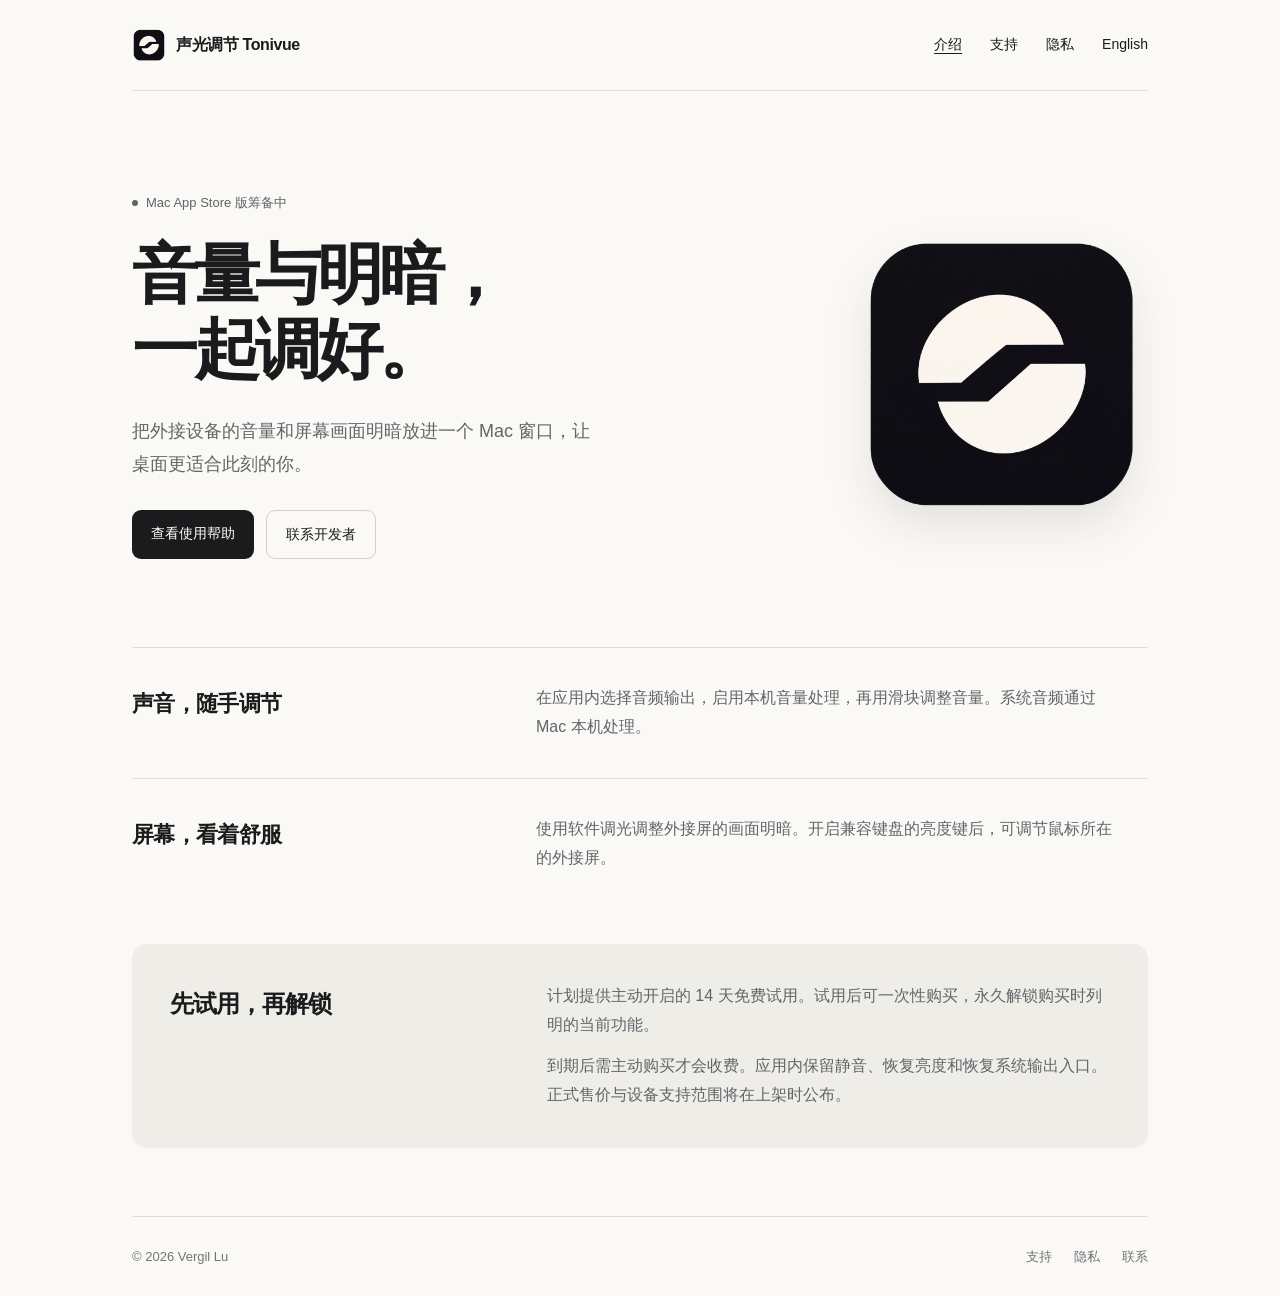
<file: index.html>
<!doctype html>
<html lang="zh-CN">
  <head>
    <meta charset="utf-8">
    <meta name="viewport" content="width=device-width,initial-scale=1">
    <meta name="description" content="声光调节 Tonivue 的产品说明、使用支持与隐私政策。">
    <title>声光调节 · Tonivue</title>
    <link rel="icon" href="icon.png">
    <link rel="stylesheet" href="style.css">
  </head>
  <body>
    <div class="shell">
      <header>
        <a class="brand" href="index.html">
          <img src="icon.png" alt="" width="34" height="34">声光调节 Tonivue</a>
          <nav aria-label="导航">
            <a href="index.html" aria-current="page">介绍</a>
            <a href="support.html">支持</a>
            <a href="privacy.html">隐私</a>
            <a href="en-index.html" lang="en">English</a>
          </nav>
        </header>
        <main>
          <section class="hero">
            <div>
              <span class="status">Mac App Store 版筹备中</span>
              <h1>音量与明暗，<br>一起调好。</h1>
              <p>把外接设备的音量和屏幕画面明暗放进一个 Mac 窗口，让桌面更适合此刻的你。</p>
              <div class="actions">
                <a class="button" href="support.html">查看使用帮助</a>
                <a class="button secondary" href="mailto:vergilluw@gmail.com">联系开发者</a>
              </div>
            </div>
            <img src="icon.png" alt="声光调节应用图标" width="292" height="292">
          </section>
          <section class="feature">
            <h2>声音，随手调节</h2>
            <p>在应用内选择音频输出，启用本机音量处理，再用滑块调整音量。系统音频通过 Mac 本机处理。</p>
          </section>
          <section class="feature">
            <h2>屏幕，看着舒服</h2>
            <p>使用软件调光调整外接屏的画面明暗。开启兼容键盘的亮度键后，可调节鼠标所在的外接屏。</p>
          </section>
          <section class="purchase">
            <h2>先试用，再解锁</h2>
            <div>
              <p>计划提供主动开启的 14 天免费试用。试用后可一次性购买，永久解锁购买时列明的当前功能。</p>
              <p>到期后需主动购买才会收费。应用内保留静音、恢复亮度和恢复系统输出入口。正式售价与设备支持范围将在上架时公布。</p>
            </div>
          </section>
        </main>
        <footer>
          <span>© 2026 Vergil Lu</span>
          <div>
            <a href="support.html">支持</a>
            <a href="privacy.html">隐私</a>
            <a href="mailto:vergilluw@gmail.com">联系</a>
          </div>
        </footer>
      </div>
    </body>
  </html>
</file>
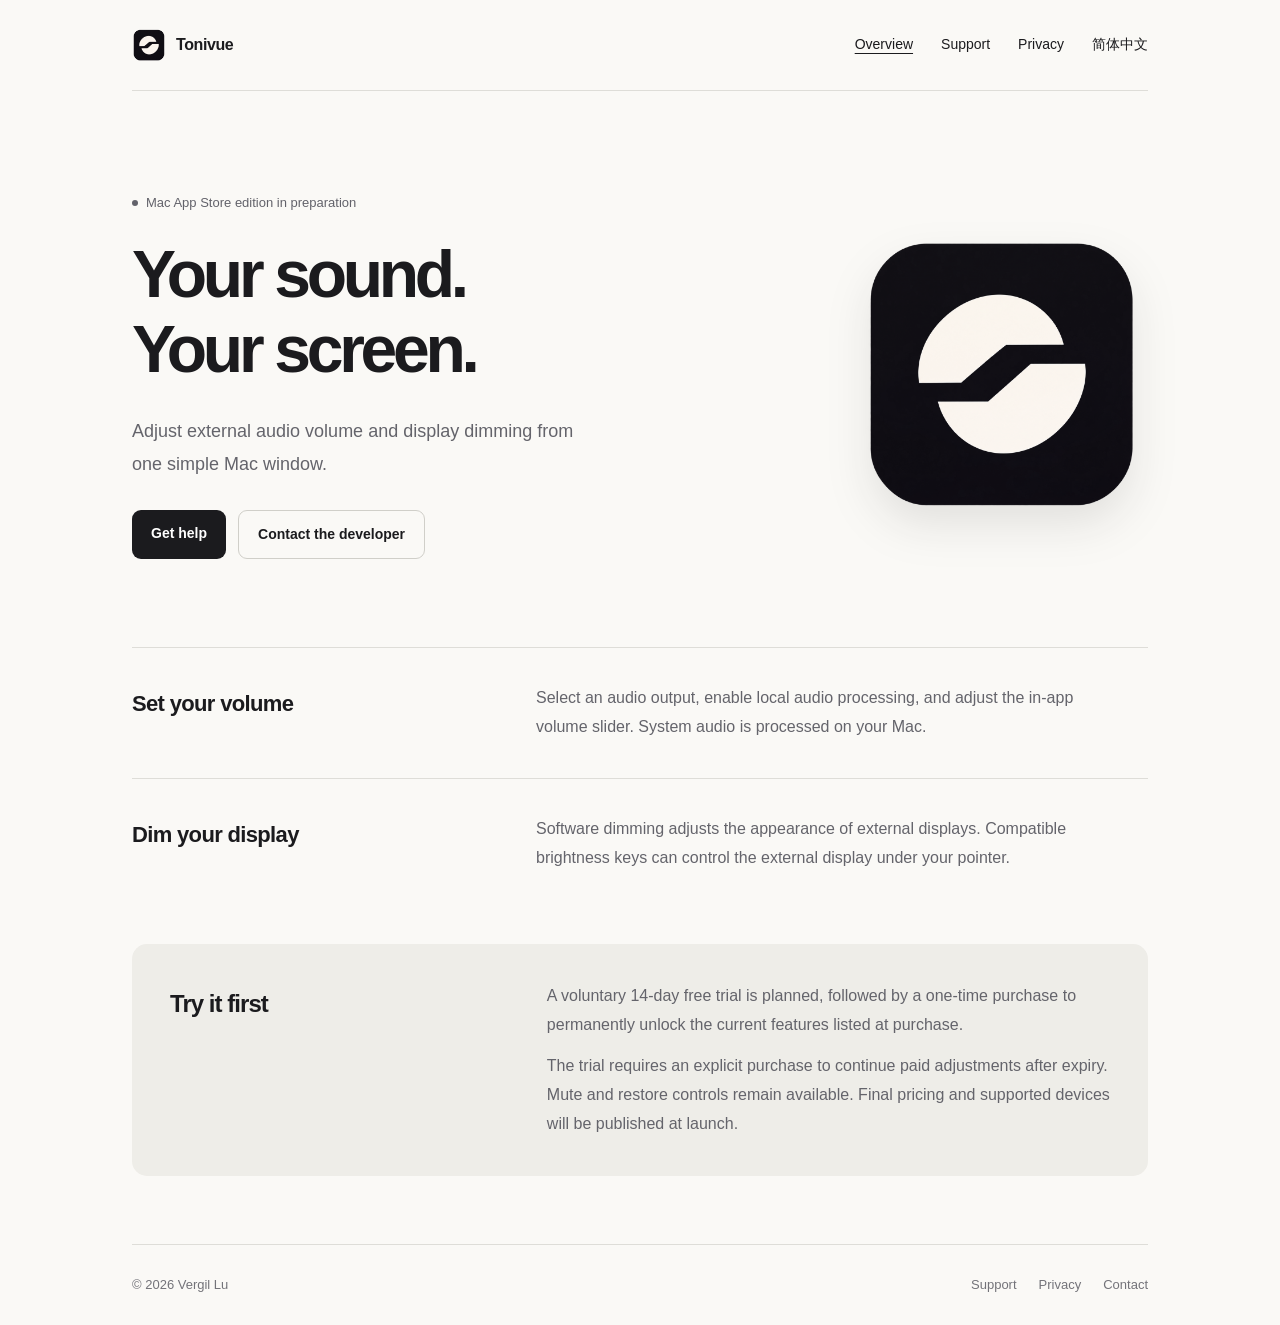
<file: en-index.html>
<!doctype html>
<html lang="en">
  <head>
    <meta charset="utf-8">
    <meta name="viewport" content="width=device-width,initial-scale=1">
    <meta name="description" content="Tonivue for Mac. External audio volume and display dimming, with support and privacy information.">
    <title>Sound and display control · Tonivue</title>
    <link rel="icon" href="icon.png">
    <link rel="stylesheet" href="style.css">
  </head>
  <body>
    <div class="shell">
      <header>
        <a class="brand" href="en-index.html">
          <img src="icon.png" alt="" width="34" height="34">Tonivue</a>
          <nav aria-label="Navigation">
            <a href="en-index.html" aria-current="page">Overview</a>
            <a href="en-support.html">Support</a>
            <a href="en-privacy.html">Privacy</a>
            <a href="index.html" lang="zh-CN">简体中文</a>
          </nav>
        </header>
        <main>
          <section class="hero">
            <div>
              <span class="status">Mac App Store edition in preparation</span>
              <h1>Your sound.<br>Your screen.</h1>
              <p>Adjust external audio volume and display dimming from one simple Mac window.</p>
              <div class="actions">
                <a class="button" href="en-support.html">Get help</a>
                <a class="button secondary" href="mailto:vergilluw@gmail.com">Contact the developer</a>
              </div>
            </div>
            <img src="icon.png" alt="Tonivue app icon" width="292" height="292">
          </section>
          <section class="feature">
            <h2>Set your volume</h2>
            <p>Select an audio output, enable local audio processing, and adjust the in-app volume slider. System audio is processed on your Mac.</p>
          </section>
          <section class="feature">
            <h2>Dim your display</h2>
            <p>Software dimming adjusts the appearance of external displays. Compatible brightness keys can control the external display under your pointer.</p>
          </section>
          <section class="purchase">
            <h2>Try it first</h2>
            <div>
              <p>A voluntary 14-day free trial is planned, followed by a one-time purchase to permanently unlock the current features listed at purchase.</p>
              <p>The trial requires an explicit purchase to continue paid adjustments after expiry. Mute and restore controls remain available. Final pricing and supported devices will be published at launch.</p>
            </div>
          </section>
        </main>
        <footer>
          <span>© 2026 Vergil Lu</span>
          <div>
            <a href="en-support.html">Support</a>
            <a href="en-privacy.html">Privacy</a>
            <a href="mailto:vergilluw@gmail.com">Contact</a>
          </div>
        </footer>
      </div>
    </body>
  </html>
</file>
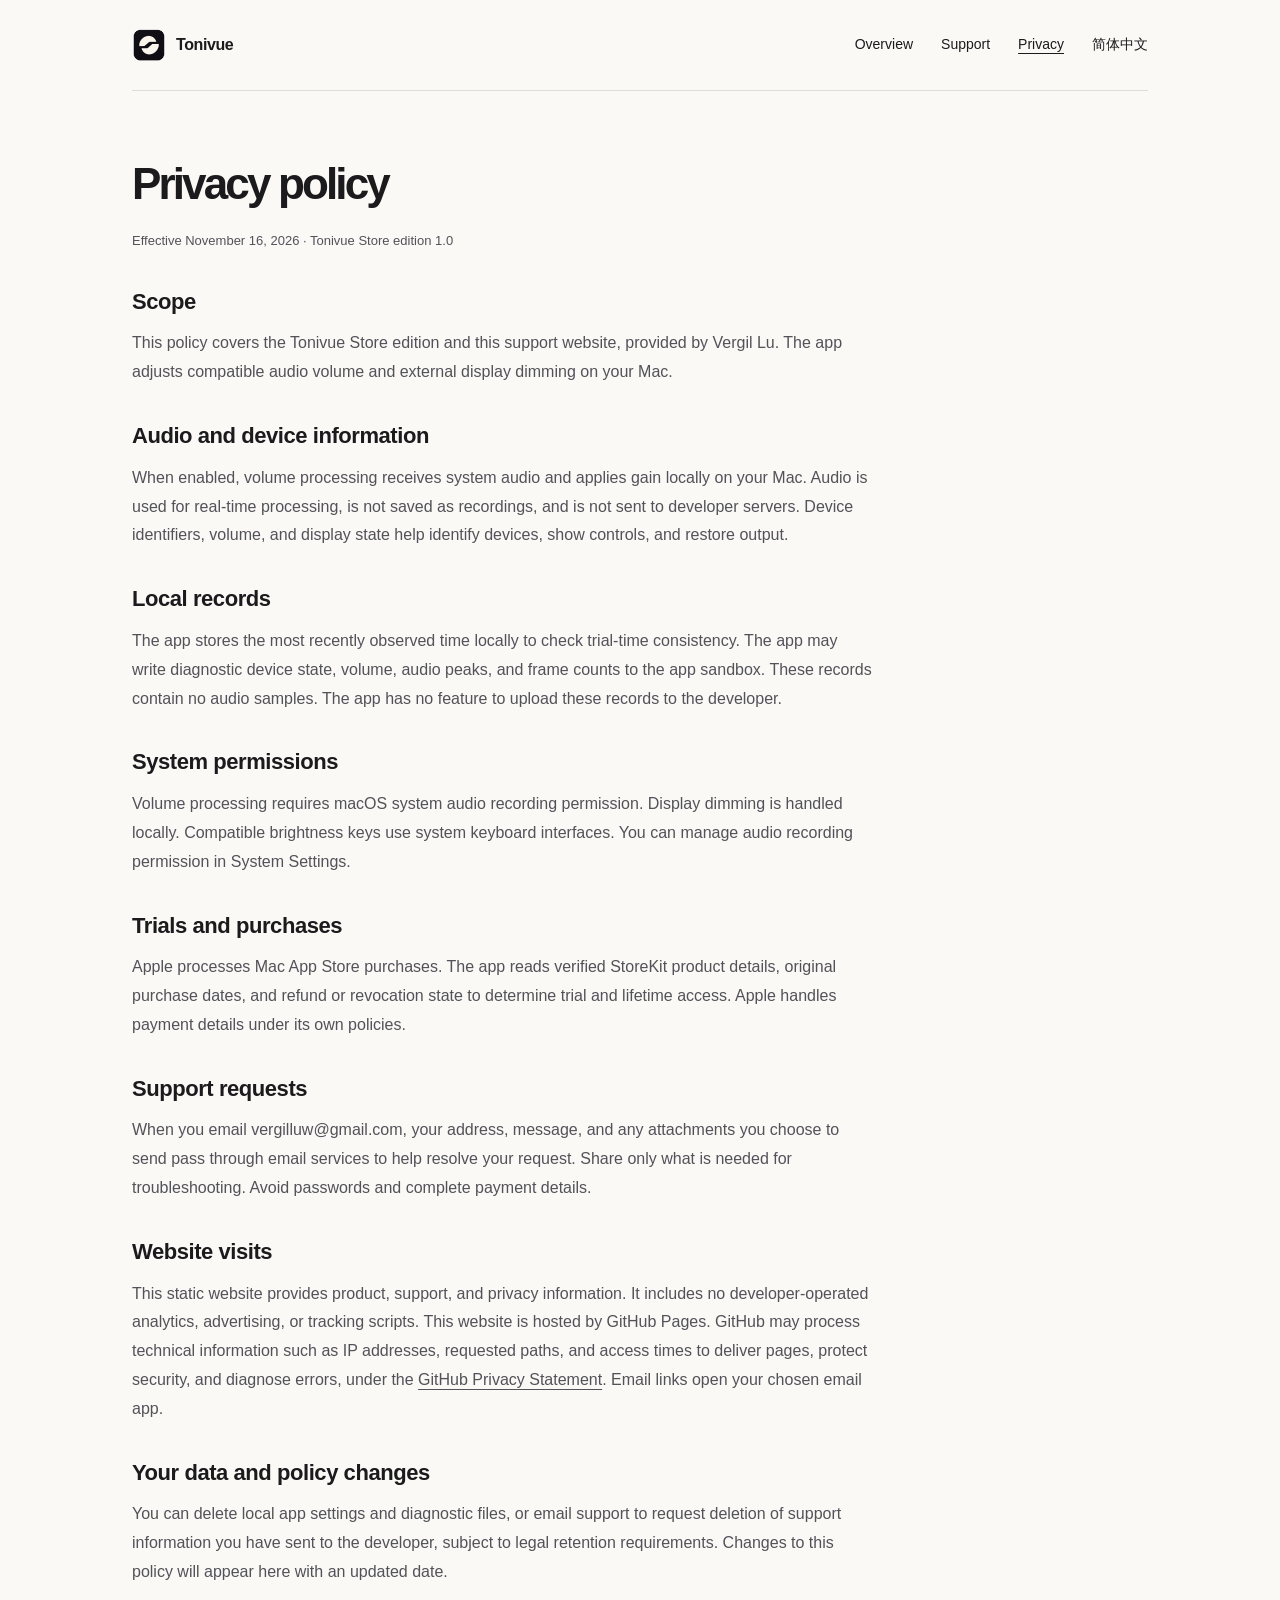
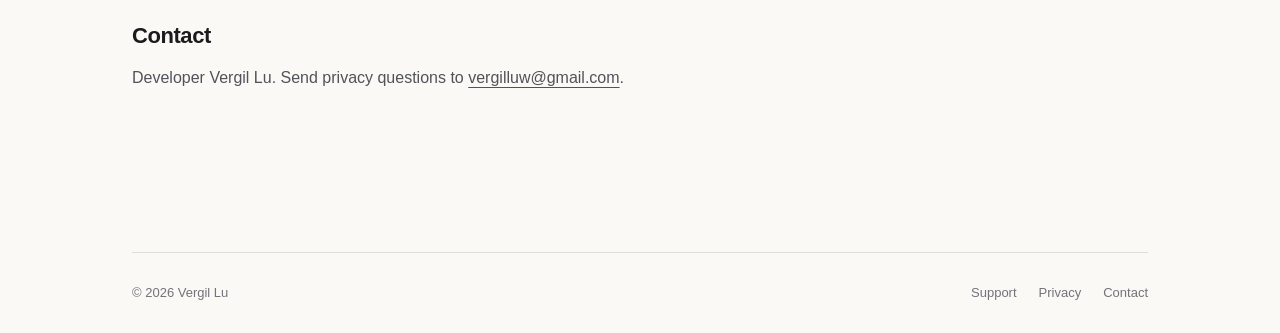
<file: en-privacy.html>
<!doctype html>
<html lang="en">
  <head>
    <meta charset="utf-8">
    <meta name="viewport" content="width=device-width,initial-scale=1">
    <meta name="description" content="How Tonivue handles audio, purchases, and support information.">
    <title>Privacy policy · Tonivue</title>
    <link rel="icon" href="icon.png">
    <link rel="stylesheet" href="style.css">
  </head>
  <body>
    <div class="shell">
      <header>
        <a class="brand" href="en-index.html">
          <img src="icon.png" alt="" width="34" height="34">Tonivue</a>
          <nav aria-label="Navigation">
            <a href="en-index.html">Overview</a>
            <a href="en-support.html">Support</a>
            <a href="en-privacy.html" aria-current="page">Privacy</a>
            <a href="privacy.html" lang="zh-CN">简体中文</a>
          </nav>
        </header>
        <main>
          <article class="document">
            <h1>Privacy policy</h1>
            <p class="date">Effective November 16, 2026 · Tonivue Store edition 1.0</p>
            <section>
              <h2>Scope</h2>
              <p>This policy covers the Tonivue Store edition and this support website, provided by Vergil Lu. The app adjusts compatible audio volume and external display dimming on your Mac.</p>
            </section>
            <section>
              <h2>Audio and device information</h2>
              <p>When enabled, volume processing receives system audio and applies gain locally on your Mac. Audio is used for real-time processing, is not saved as recordings, and is not sent to developer servers. Device identifiers, volume, and display state help identify devices, show controls, and restore output.</p>
            </section>
            <section>
              <h2>Local records</h2>
              <p>The app stores the most recently observed time locally to check trial-time consistency. The app may write diagnostic device state, volume, audio peaks, and frame counts to the app sandbox. These records contain no audio samples. The app has no feature to upload these records to the developer.</p>
            </section>
            <section>
              <h2>System permissions</h2>
              <p>Volume processing requires macOS system audio recording permission. Display dimming is handled locally. Compatible brightness keys use system keyboard interfaces. You can manage audio recording permission in System Settings.</p>
            </section>
            <section>
              <h2>Trials and purchases</h2>
              <p>Apple processes Mac App Store purchases. The app reads verified StoreKit product details, original purchase dates, and refund or revocation state to determine trial and lifetime access. Apple handles payment details under its own policies.</p>
            </section>
            <section>
              <h2>Support requests</h2>
              <p>When you email vergilluw@gmail.com, your address, message, and any attachments you choose to send pass through email services to help resolve your request. Share only what is needed for troubleshooting. Avoid passwords and complete payment details.</p>
            </section>
            <section>
              <h2>Website visits</h2>
              <p>This static website provides product, support, and privacy information. It includes no developer-operated analytics, advertising, or tracking scripts. This website is hosted by GitHub Pages. GitHub may process technical information such as IP addresses, requested paths, and access times to deliver pages, protect security, and diagnose errors, under the <a href="https://docs.github.com/en/site-policy/privacy-policies/github-general-privacy-statement">GitHub Privacy Statement</a>. Email links open your chosen email app.</p>
            </section>
            <section>
              <h2>Your data and policy changes</h2>
              <p>You can delete local app settings and diagnostic files, or email support to request deletion of support information you have sent to the developer, subject to legal retention requirements. Changes to this policy will appear here with an updated date.</p>
            </section>
            <section>
              <h2>Contact</h2>
              <p>Developer Vergil Lu. Send privacy questions to <a href="mailto:vergilluw@gmail.com">vergilluw@gmail.com</a>.</p>
            </section>
          </article>
        </main>
        <footer>
          <span>© 2026 Vergil Lu</span>
          <div>
            <a href="en-support.html">Support</a>
            <a href="en-privacy.html">Privacy</a>
            <a href="mailto:vergilluw@gmail.com">Contact</a>
          </div>
        </footer>
      </div>
    </body>
  </html>
</file>
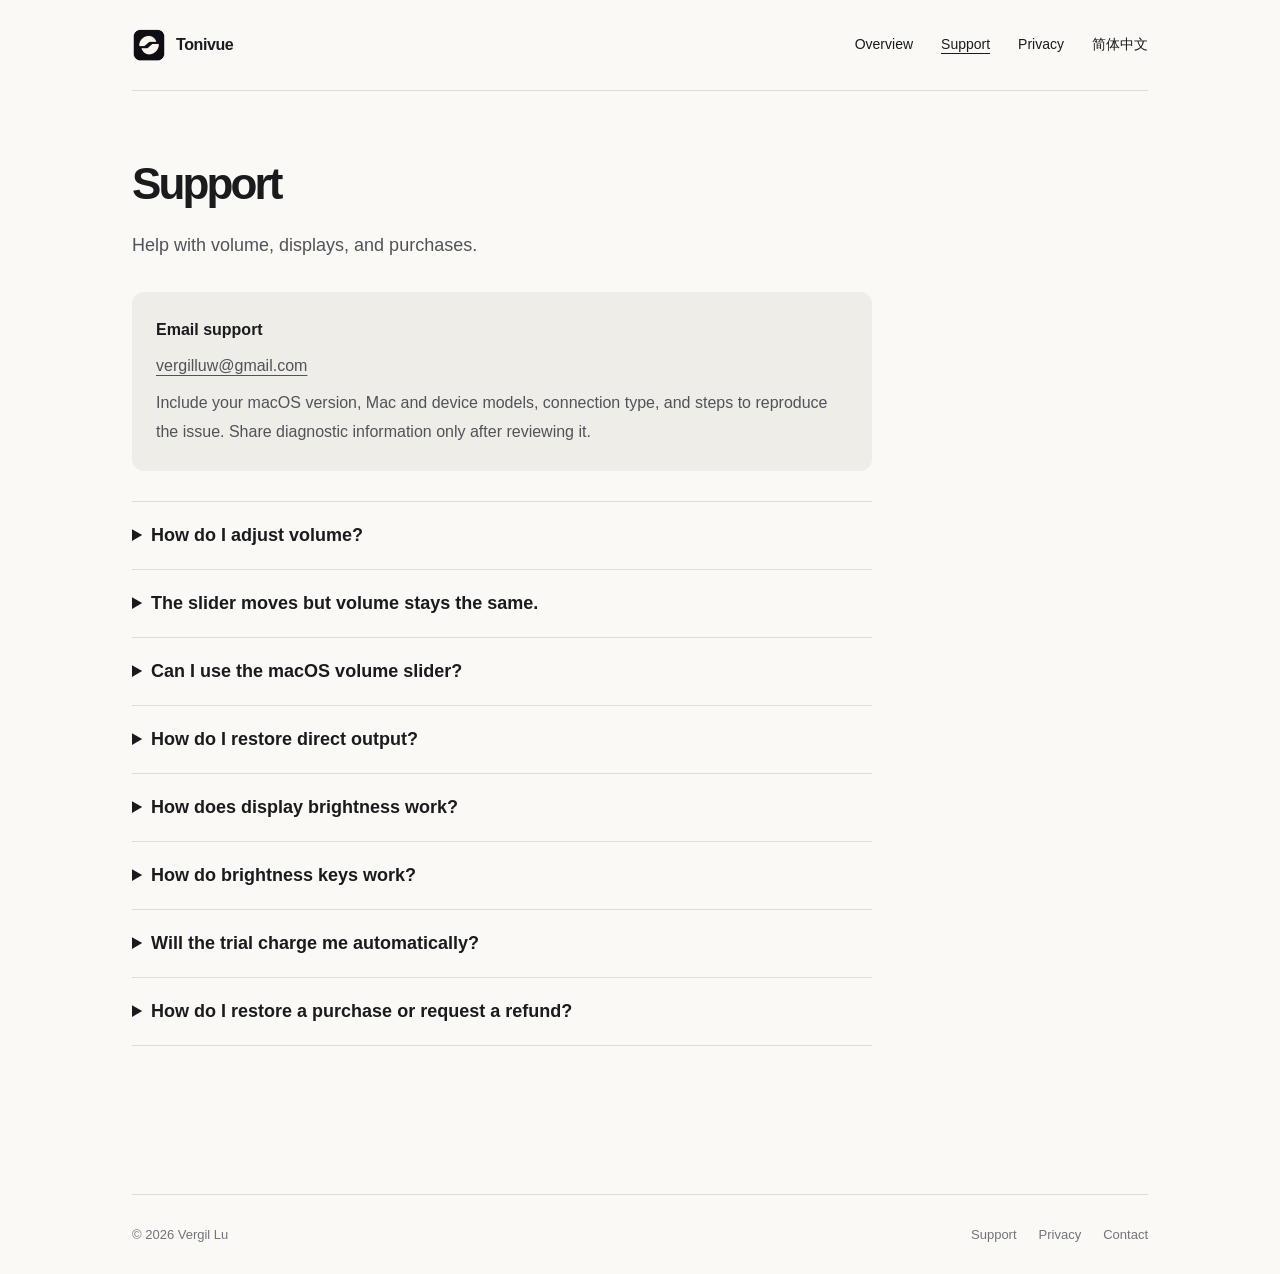
<file: en-support.html>
<!doctype html>
<html lang="en">
  <head>
    <meta charset="utf-8">
    <meta name="viewport" content="width=device-width,initial-scale=1">
    <meta name="description" content="Help with volume, displays, and purchases.">
    <title>Support · Tonivue</title>
    <link rel="icon" href="icon.png">
    <link rel="stylesheet" href="style.css">
  </head>
  <body>
    <div class="shell">
      <header>
        <a class="brand" href="en-index.html">
          <img src="icon.png" alt="" width="34" height="34">Tonivue</a>
          <nav aria-label="Navigation">
            <a href="en-index.html">Overview</a>
            <a href="en-support.html" aria-current="page">Support</a>
            <a href="en-privacy.html">Privacy</a>
            <a href="support.html" lang="zh-CN">简体中文</a>
          </nav>
        </header>
        <main>
          <article class="document">
            <h1>Support</h1>
            <p class="lead">Help with volume, displays, and purchases.</p>
            <div class="contact">
              <strong>Email support</strong>
              <p>
                <a href="mailto:vergilluw@gmail.com">vergilluw@gmail.com</a>
              </p>
              <p>Include your macOS version, Mac and device models, connection type, and steps to reproduce the issue. Share diagnostic information only after reviewing it.</p>
            </div>
            <details>
              <summary>How do I adjust volume?</summary>
              <p>Select an output, start your trial or restore a purchase, then enable local audio processing. Allow system audio recording when macOS asks. Use the volume slider in the app.</p>
            </details>
            <details>
              <summary>The slider moves but volume stays the same.</summary>
              <p>Check that processing is enabled, the system default output matches your selected physical output, and the player uses the system default output. Check audio recording permission in System Settings under Privacy & Security. Temporarily quit other utilities that automatically change your output. The current engine requires matching sample rates and Float32 stereo audio. Other formats may not start.</p>
            </details>
            <details>
              <summary>Can I use the macOS volume slider?</summary>
              <p>The Store edition uses its own volume slider. macOS may still show HDMI or DisplayPort volume as unavailable. Open Tonivue to adjust it.</p>
            </details>
            <details>
              <summary>How do I restore direct output?</summary>
              <p>Pause playback or lower the volume in your player first. Select the option to restore direct system output and confirm. The device or player returns to its original volume, which may be louder.</p>
            </details>
            <details>
              <summary>How does display brightness work?</summary>
              <p>Software dimming changes the appearance of an external display. Hardware backlight remains controlled by the display itself. Use Restore Brightness to restore the image.</p>
            </details>
            <details>
              <summary>How do brightness keys work?</summary>
              <p>Enable compatible brightness keys in the app and move your pointer to the target external display. The Fn combination depends on your keyboard mode and macOS function-key settings. If a key is not recognized, use the in-app slider and email support with your keyboard model.</p>
            </details>
            <details>
              <summary>Will the trial charge me automatically?</summary>
              <p>You start the trial explicitly. It lasts 14 consecutive days. After expiry, a one-time purchase is required for new paid adjustments. Restoring the trial with the same Apple Account preserves the original start date.</p>
            </details>
            <details>
              <summary>How do I restore a purchase or request a refund?</summary>
              <p>Open the trial and lifetime purchase window and choose Restore Purchases using your original Apple Account. Apple handles refund requests at <a href="https://reportaproblem.apple.com/">Report a Problem</a>.</p>
            </details>
          </article>
        </main>
        <footer>
          <span>© 2026 Vergil Lu</span>
          <div>
            <a href="en-support.html">Support</a>
            <a href="en-privacy.html">Privacy</a>
            <a href="mailto:vergilluw@gmail.com">Contact</a>
          </div>
        </footer>
      </div>
    </body>
  </html>
</file>
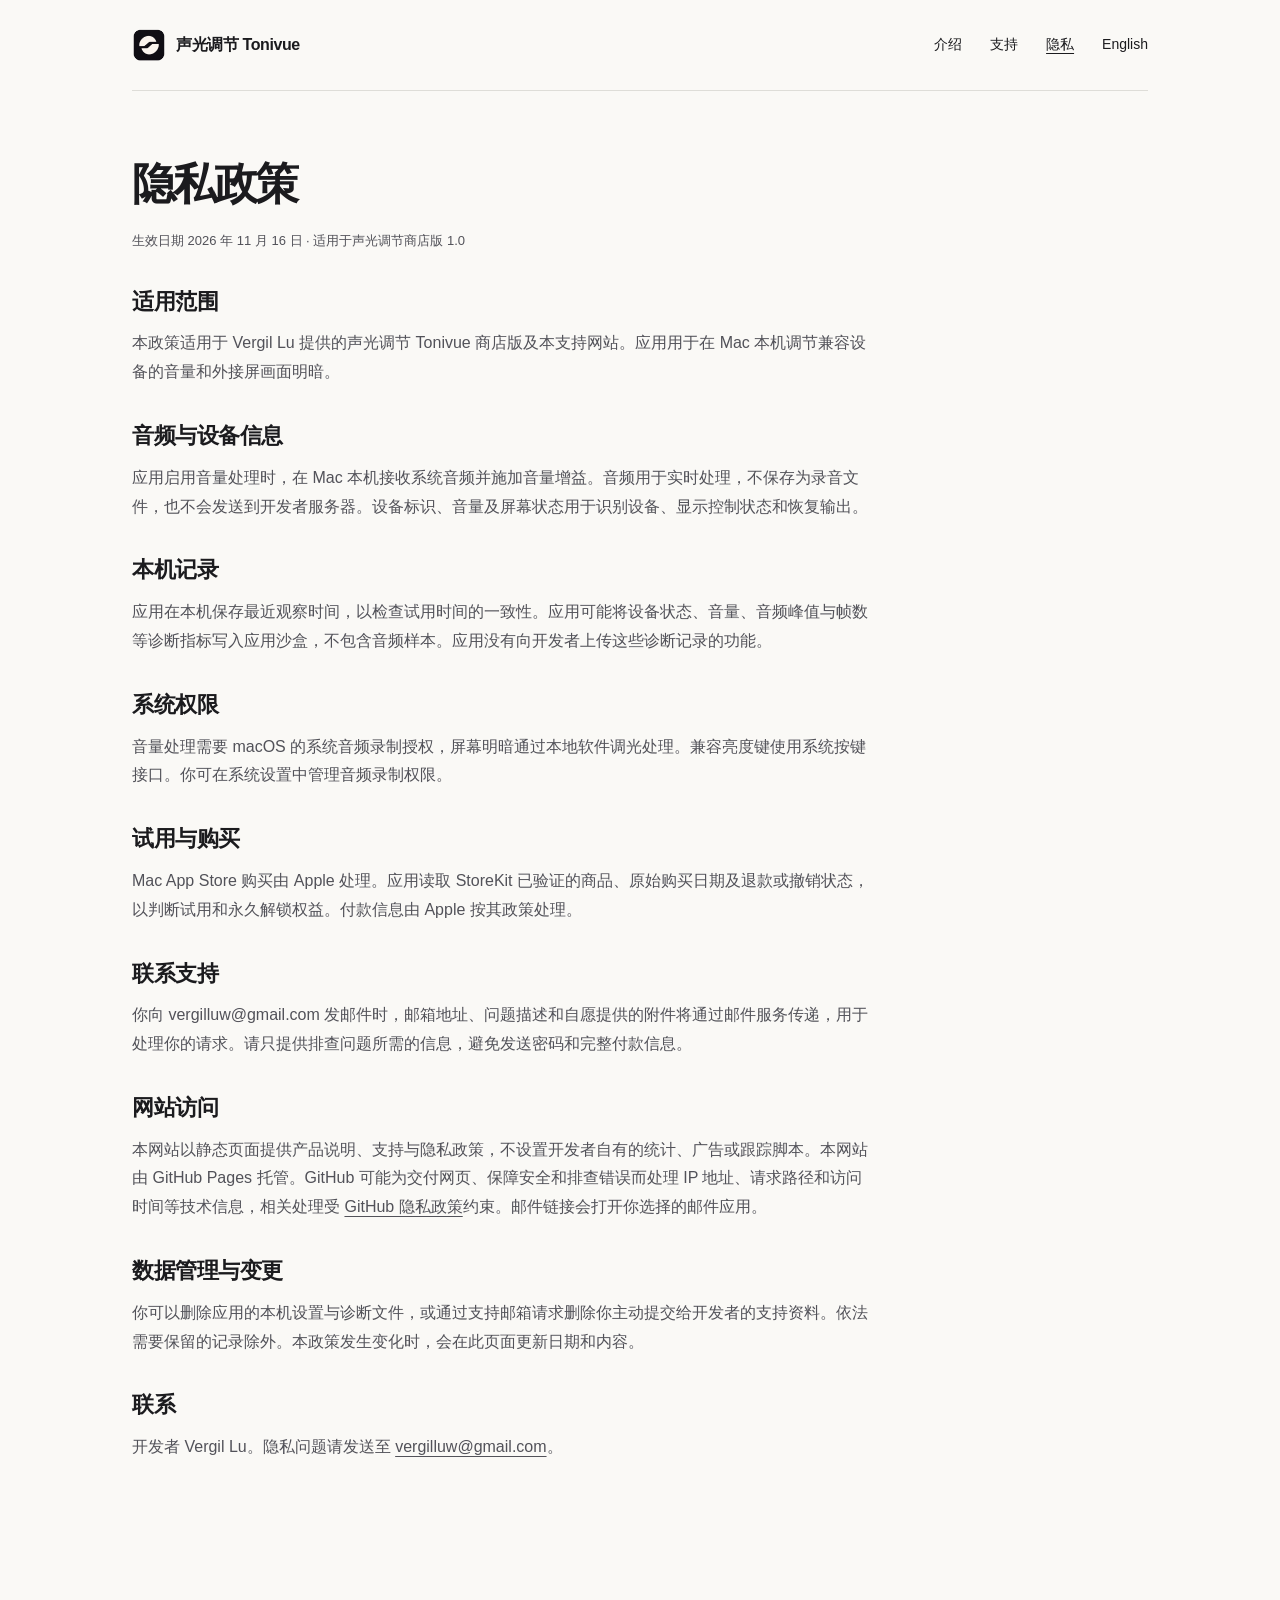
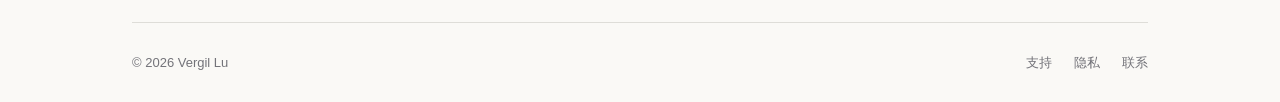
<file: privacy.html>
<!doctype html>
<html lang="zh-CN">
  <head>
    <meta charset="utf-8">
    <meta name="viewport" content="width=device-width,initial-scale=1">
    <meta name="description" content="了解声光调节如何处理音频、购买和支持信息。">
    <title>隐私政策 · Tonivue</title>
    <link rel="icon" href="icon.png">
    <link rel="stylesheet" href="style.css">
  </head>
  <body>
    <div class="shell">
      <header>
        <a class="brand" href="index.html">
          <img src="icon.png" alt="" width="34" height="34">声光调节 Tonivue</a>
          <nav aria-label="导航">
            <a href="index.html">介绍</a>
            <a href="support.html">支持</a>
            <a href="privacy.html" aria-current="page">隐私</a>
            <a href="en-privacy.html" lang="en">English</a>
          </nav>
        </header>
        <main>
          <article class="document">
            <h1>隐私政策</h1>
            <p class="date">生效日期 2026 年 11 月 16 日 · 适用于声光调节商店版 1.0</p>
            <section>
              <h2>适用范围</h2>
              <p>本政策适用于 Vergil Lu 提供的声光调节 Tonivue 商店版及本支持网站。应用用于在 Mac 本机调节兼容设备的音量和外接屏画面明暗。</p>
            </section>
            <section>
              <h2>音频与设备信息</h2>
              <p>应用启用音量处理时，在 Mac 本机接收系统音频并施加音量增益。音频用于实时处理，不保存为录音文件，也不会发送到开发者服务器。设备标识、音量及屏幕状态用于识别设备、显示控制状态和恢复输出。</p>
            </section>
            <section>
              <h2>本机记录</h2>
              <p>应用在本机保存最近观察时间，以检查试用时间的一致性。应用可能将设备状态、音量、音频峰值与帧数等诊断指标写入应用沙盒，不包含音频样本。应用没有向开发者上传这些诊断记录的功能。</p>
            </section>
            <section>
              <h2>系统权限</h2>
              <p>音量处理需要 macOS 的系统音频录制授权，屏幕明暗通过本地软件调光处理。兼容亮度键使用系统按键接口。你可在系统设置中管理音频录制权限。</p>
            </section>
            <section>
              <h2>试用与购买</h2>
              <p>Mac App Store 购买由 Apple 处理。应用读取 StoreKit 已验证的商品、原始购买日期及退款或撤销状态，以判断试用和永久解锁权益。付款信息由 Apple 按其政策处理。</p>
            </section>
            <section>
              <h2>联系支持</h2>
              <p>你向 vergilluw@gmail.com 发邮件时，邮箱地址、问题描述和自愿提供的附件将通过邮件服务传递，用于处理你的请求。请只提供排查问题所需的信息，避免发送密码和完整付款信息。</p>
            </section>
            <section>
              <h2>网站访问</h2>
              <p>本网站以静态页面提供产品说明、支持与隐私政策，不设置开发者自有的统计、广告或跟踪脚本。本网站由 GitHub Pages 托管。GitHub 可能为交付网页、保障安全和排查错误而处理 IP 地址、请求路径和访问时间等技术信息，相关处理受 <a href="https://docs.github.com/en/site-policy/privacy-policies/github-general-privacy-statement">GitHub 隐私政策</a>约束。邮件链接会打开你选择的邮件应用。</p>
            </section>
            <section>
              <h2>数据管理与变更</h2>
              <p>你可以删除应用的本机设置与诊断文件，或通过支持邮箱请求删除你主动提交给开发者的支持资料。依法需要保留的记录除外。本政策发生变化时，会在此页面更新日期和内容。</p>
            </section>
            <section>
              <h2>联系</h2>
              <p>开发者 Vergil Lu。隐私问题请发送至 <a href="mailto:vergilluw@gmail.com">vergilluw@gmail.com</a>。</p>
            </section>
          </article>
        </main>
        <footer>
          <span>© 2026 Vergil Lu</span>
          <div>
            <a href="support.html">支持</a>
            <a href="privacy.html">隐私</a>
            <a href="mailto:vergilluw@gmail.com">联系</a>
          </div>
        </footer>
      </div>
    </body>
  </html>
</file>
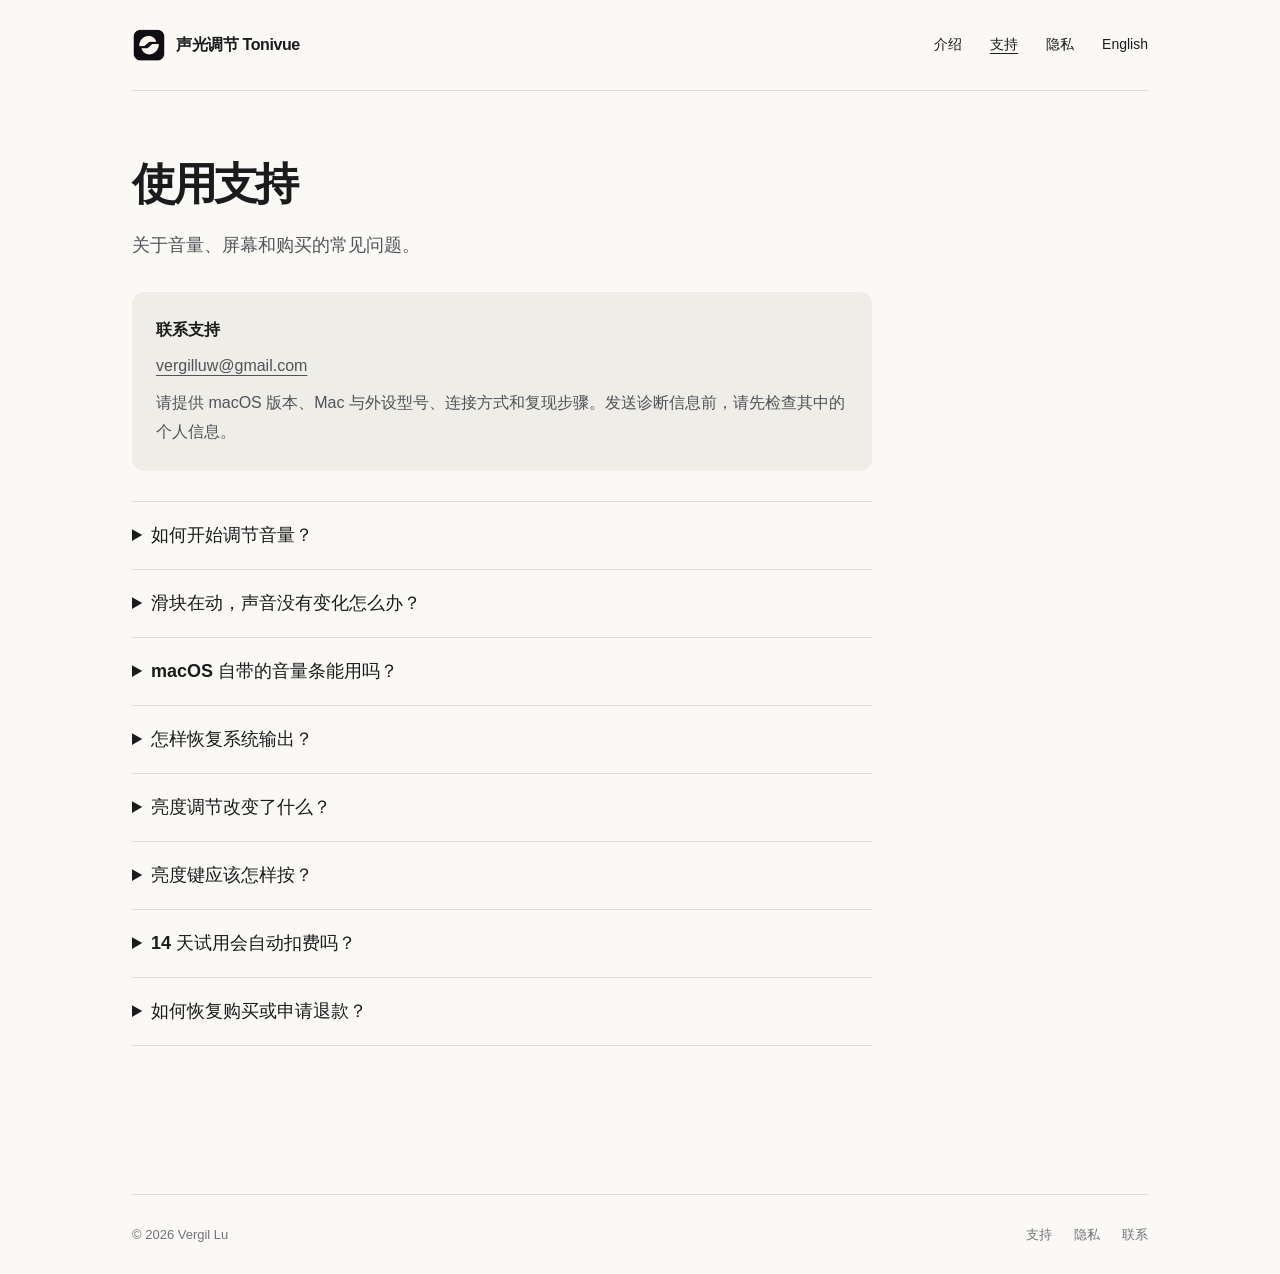
<file: support.html>
<!doctype html>
<html lang="zh-CN">
  <head>
    <meta charset="utf-8">
    <meta name="viewport" content="width=device-width,initial-scale=1">
    <meta name="description" content="关于音量、屏幕和购买的常见问题。">
    <title>使用支持 · Tonivue</title>
    <link rel="icon" href="icon.png">
    <link rel="stylesheet" href="style.css">
  </head>
  <body>
    <div class="shell">
      <header>
        <a class="brand" href="index.html">
          <img src="icon.png" alt="" width="34" height="34">声光调节 Tonivue</a>
          <nav aria-label="导航">
            <a href="index.html">介绍</a>
            <a href="support.html" aria-current="page">支持</a>
            <a href="privacy.html">隐私</a>
            <a href="en-support.html" lang="en">English</a>
          </nav>
        </header>
        <main>
          <article class="document">
            <h1>使用支持</h1>
            <p class="lead">关于音量、屏幕和购买的常见问题。</p>
            <div class="contact">
              <strong>联系支持</strong>
              <p>
                <a href="mailto:vergilluw@gmail.com">vergilluw@gmail.com</a>
              </p>
              <p>请提供 macOS 版本、Mac 与外设型号、连接方式和复现步骤。发送诊断信息前，请先检查其中的个人信息。</p>
            </div>
            <details>
              <summary>如何开始调节音量？</summary>
              <p>选择输出设备，主动开始试用或恢复购买，然后点击“启用本机音量处理”。首次使用需要在 macOS 提示中允许系统音频录制，再通过应用内滑块调节。</p>
            </details>
            <details>
              <summary>滑块在动，声音没有变化怎么办？</summary>
              <p>确认本机音量处理已启用，系统默认输出与应用选择的实体设备一致，播放器使用系统默认输出。到“系统设置”的“隐私与安全性”中检查系统音频录制权限。也可暂时退出会自动切换输出的其他音量软件。当前音频引擎要求采样率匹配的 Float32 双声道，其他格式可能无法启用。</p>
            </details>
            <details>
              <summary>macOS 自带的音量条能用吗？</summary>
              <p>商店版通过应用内滑块调节。HDMI、DisplayPort 等设备在 macOS 原生音量条中可能仍显示不可调，请使用声光调节窗口。</p>
            </details>
            <details>
              <summary>怎样恢复系统输出？</summary>
              <p>先暂停播放或在播放器降低音量，然后点击“恢复系统直连输出”并确认。恢复后使用设备或播放器的原始音量，可能比软件处理时更大。</p>
            </details>
            <details>
              <summary>亮度调节改变了什么？</summary>
              <p>应用用软件调光改变外接屏画面明暗，显示器的硬件背光仍由显示器自身设置。点击“恢复亮度”可恢复画面。</p>
            </details>
            <details>
              <summary>亮度键应该怎样按？</summary>
              <p>先在应用中开启“启用兼容键盘的亮度键”，并将鼠标移到目标外接屏。是否需要 Fn 取决于键盘模式与 macOS 功能键设置。若按键未被识别，可使用窗口内的亮度滑块，并向支持邮箱反馈键盘型号。</p>
            </details>
            <details>
              <summary>14 天试用会自动扣费吗？</summary>
              <p>试用由你主动开始，连续计算 14 天。到期后需要主动购买永久解锁才能继续新增的付费调节操作。恢复同一 Apple 账户的试用沿用首次开始时间。</p>
            </details>
            <details>
              <summary>如何恢复购买或申请退款？</summary>
              <p>在“试用与永久版”中点击“恢复购买”，使用原购买 Apple 账户。退款申请由 Apple 处理，可前往 <a href="https://reportaproblem.apple.com/">Apple 问题报告页面</a>。</p>
            </details>
          </article>
        </main>
        <footer>
          <span>© 2026 Vergil Lu</span>
          <div>
            <a href="support.html">支持</a>
            <a href="privacy.html">隐私</a>
            <a href="mailto:vergilluw@gmail.com">联系</a>
          </div>
        </footer>
      </div>
    </body>
  </html>
</file>
<file: style.css>
* {
  box-sizing: border-box;
}

html {
  color-scheme: light;
  scroll-behavior: smooth;
}

body {
  margin: 0;
  background: #faf9f6;
  color: #1b1b1e;
  font-family: -apple-system,BlinkMacSystemFont,"Segoe UI",sans-serif;
  font-size: 16px;
  line-height: 1.8;
}

a {
  color: inherit;
  text-underline-offset: 4px;
}

a:hover {
  color: #606065;
}

a:focus-visible,summary:focus-visible {
  outline: 3px solid #727279;
  outline-offset: 6px;
  border-radius: 3px;
}

.shell {
  max-width: 1080px;
  margin: auto;
  padding: 0 32px;
}

header {
  display: flex;
  align-items: center;
  justify-content: space-between;
  padding: 28px 0;
  border-bottom: 1px solid #deddd8;
  gap: 24px;
}

.brand {
  display: flex;
  align-items: center;
  gap: 10px;
  text-decoration: none;
  font-weight: 650;
  letter-spacing: -.025em;
}

.brand img {
  width: 34px;
  height: 34px;
}

nav {
  display: flex;
  gap: 28px;
  font-size: 14px;
}

nav a {
  text-decoration: none;
}

nav a[aria-current=page] {
  text-decoration: underline;
}

.hero {
  display: grid;
  grid-template-columns: 1.5fr 1fr;
  align-items: center;
  gap: 60px;
  padding: 96px 0 88px;
}

h1,h2,h3,p {
  margin: 0;
}

h1 {
  font-size: clamp(40px,5.6vw,66px);
  line-height: 1.14;
  letter-spacing: -.065em;
  font-weight: 650;
  max-width: 700px;
}

.hero p {
  max-width: 470px;
  font-size: 18px;
  margin-top: 28px;
  color: #64646b;
}

.hero img {
  width: 100%;
  max-width: 292px;
  justify-self: end;
  filter: drop-shadow(0 20px 22px #1616181a);
}

.status {
  display: inline-flex;
  align-items: center;
  gap: 8px;
  margin-bottom: 22px;
  font-size: 13px;
  color: #62626a;
}

.status:before {
  content: "";
  height: 6px;
  width: 6px;
  border-radius: 50%;
  background: #62626a;
}

.actions {
  display: flex;
  flex-wrap: wrap;
  gap: 12px;
  margin-top: 30px;
}

.button {
  display: inline-block;
  background: #1b1b1e;
  color: white;
  padding: 11px 19px;
  border-radius: 9px;
  text-decoration: none;
  font-size: 14px;
  font-weight: 550;
}

.button:hover {
  background: #3f3f43;
  color: white;
}

.button.secondary {
  color: #1b1b1e;
  background: transparent;
  border: 1px solid #d0cfc9;
}

.feature {
  display: grid;
  grid-template-columns: 1fr 1.8fr;
  gap: 64px;
  padding: 36px 0;
  border-top: 1px solid #deddd8;
}

.feature h2 {
  font-size: 22px;
  font-weight: 600;
  letter-spacing: -.03em;
}

.feature p {
  color: #64646b;
  max-width: 590px;
}

.purchase {
  display: grid;
  grid-template-columns: 1fr 1.8fr;
  gap: 64px;
  margin-top: 36px;
  padding: 38px;
  border-radius: 15px;
  background: #eeede8;
}

.purchase h2 {
  font-size: 24px;
  letter-spacing: -.04em;
}

.purchase p {
  color: #64646b;
}

.purchase p+p {
  margin-top: 12px;
}

.document {
  max-width: 740px;
  padding: 68px 0 80px;
}

.document h1 {
  font-size: 44px;
  margin-bottom: 20px;
}

.lead {
  font-size: 18px;
  color: #64646b;
  margin-bottom: 36px;
}

.date {
  font-size: 13px;
  color: #737379;
  margin-bottom: 30px;
}

.document h2 {
  font-size: 22px;
  line-height: 1.4;
  letter-spacing: -.02em;
  margin-top: 34px;
  margin-bottom: 12px;
}

.document p {
  color: #525259;
  margin: 12px 0;
}

.document ul {
  padding-left: 22px;
  color: #525259;
}

.contact {
  padding: 24px;
  background: #eeede8;
  border-radius: 12px;
  margin: 30px 0;
}

.contact a {
  overflow-wrap: anywhere;
}

.contact p {
  margin: 8px 0 0;
}

details {
  border-top: 1px solid #deddd8;
  padding: 20px 0;
}

details:last-of-type {
  border-bottom: 1px solid #deddd8;
}

summary {
  cursor: pointer;
  font-size: 18px;
  font-weight: 550;
  line-height: 1.5;
}

details p {
  padding-right: 16px;
}

footer {
  border-top: 1px solid #deddd8;
  padding: 28px 0;
  display: flex;
  flex-wrap: wrap;
  justify-content: space-between;
  gap: 16px;
  font-size: 13px;
  color: #737379;
  margin-top: 68px;
}

footer div {
  display: flex;
  gap: 22px;
}

footer a {
  text-decoration: none;
}

@media(max-width:680px) {
  .shell {
    padding: 0 22px;
  }
  header {
    padding: 22px 0;
    align-items: flex-start;
    gap: 18px;
    flex-wrap: wrap;
  }
  nav {
    gap: 22px;
  }
  .hero {
    padding: 56px 0;
    grid-template-columns: 1fr;
    gap: 40px;
  }
  .hero img {
    max-width: 164px;
    justify-self: start;
    grid-row: 1;
  }
  .hero p {
    font-size: 17px;
  }
  .feature,.purchase {
    grid-template-columns: 1fr;
    gap: 14px;
  }
  .feature {
    padding: 28px 0;
  }
  .purchase {
    padding: 26px;
  }
  .document {
    padding-top: 42px;
  }
  .document h1 {
    font-size: 36px;
  }
  .brand {
    font-size: 16px;
  }
  footer {
    margin-top: 48px;
  }
  .document .lead {
    font-size: 17px;
  }
}
</file>
